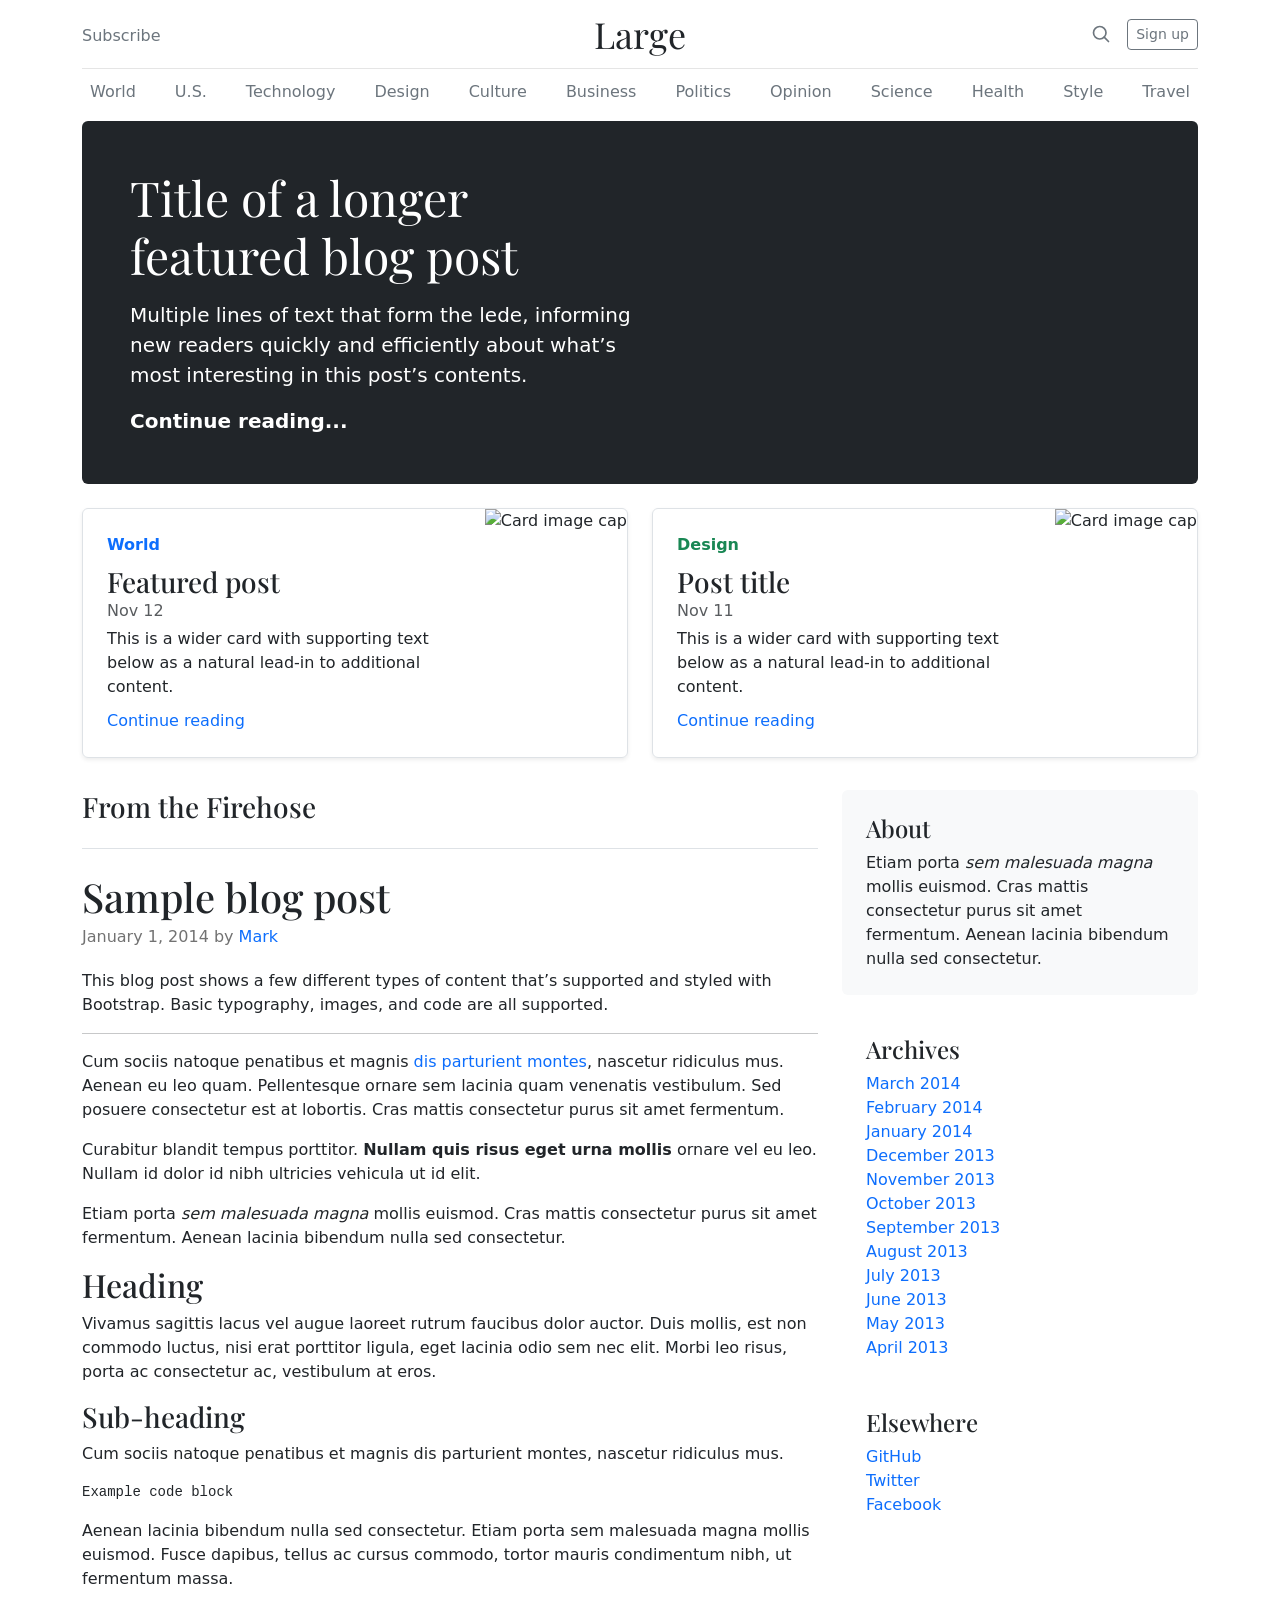
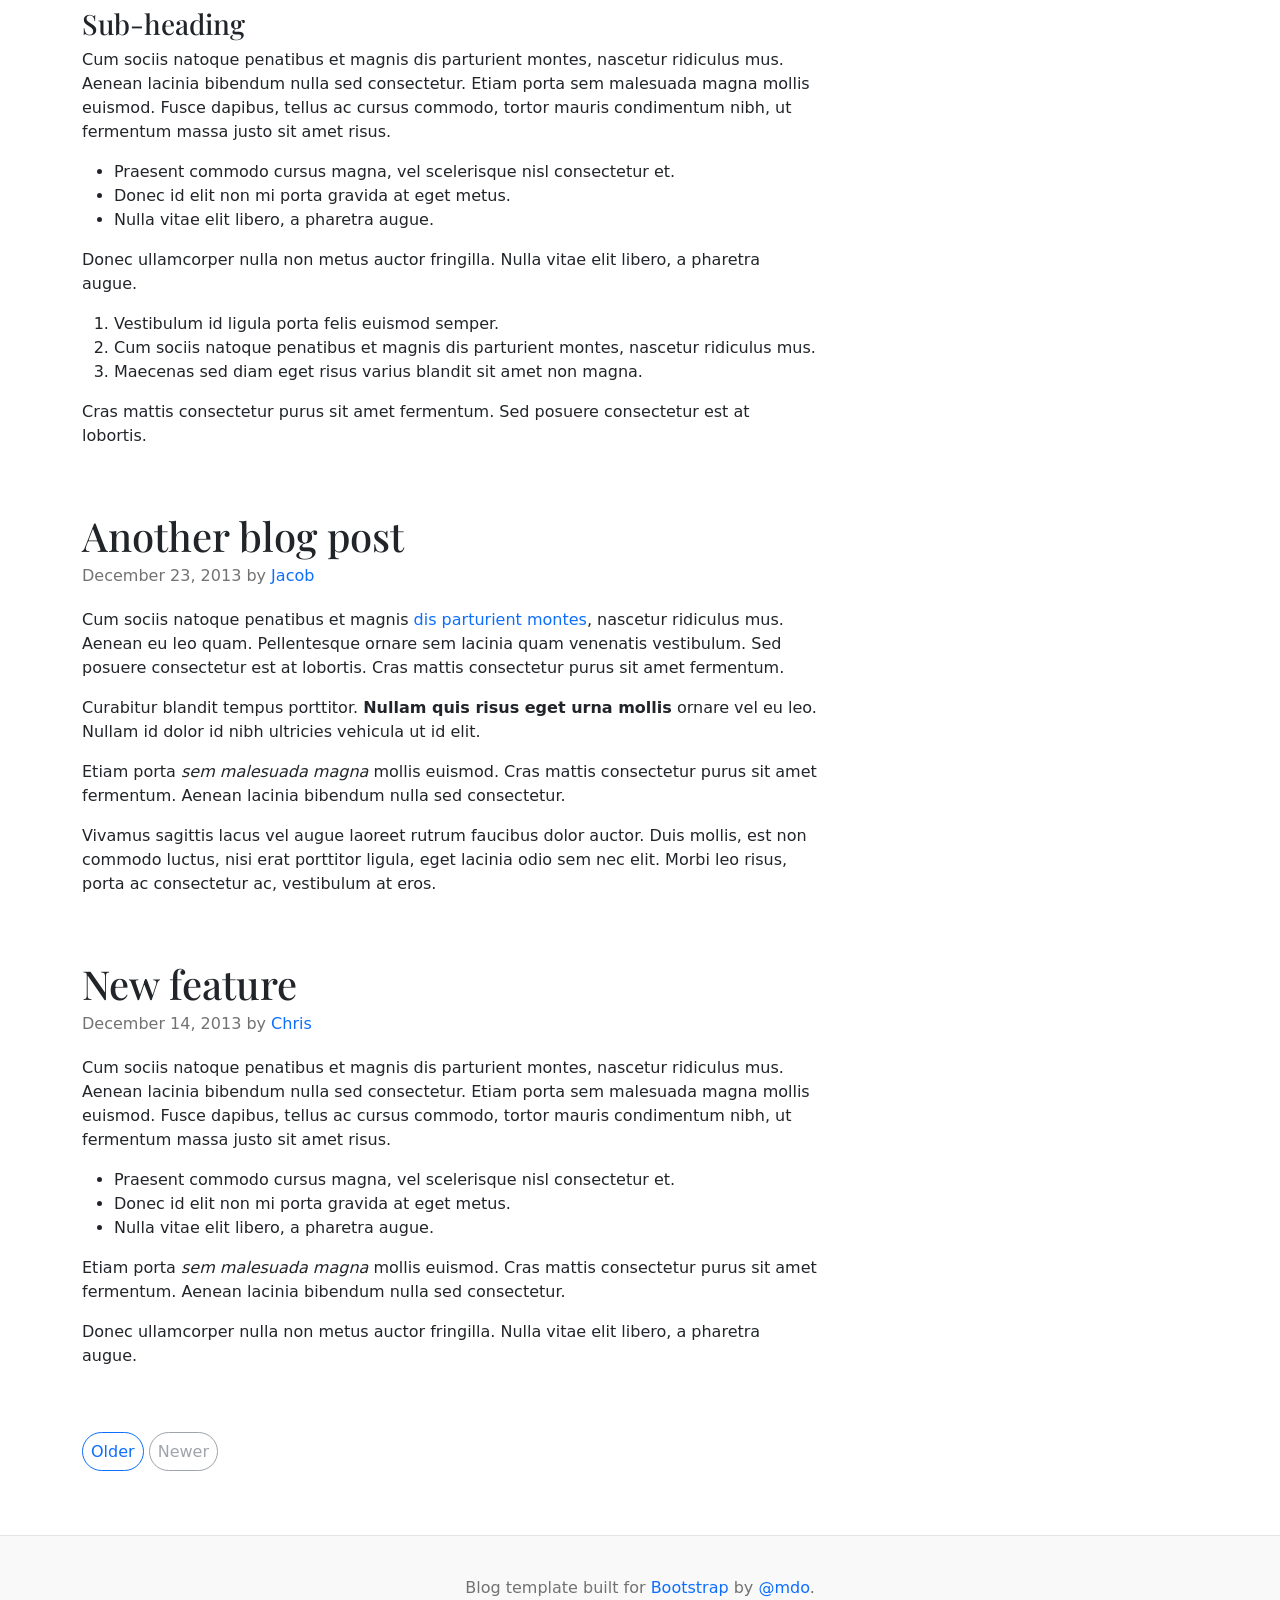
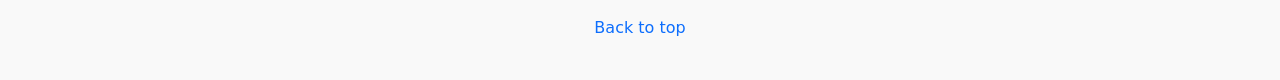
<file: demo/blog/index.html>
<!DOCTYPE html>
<html lang="en">
  <head>
    <meta charset="utf-8">
    <meta name="viewport" content="width=device-width, initial-scale=1, shrink-to-fit=no">
    <meta name="description" content="">
    <meta name="author" content="">
    <link rel="icon" href="../../../../favicon.ico">

    <title>Blog Template for Bootstrap</title>

    <!-- Bootstrap core CSS -->
    <link href="../../css/editor.css" rel="stylesheet">

    <!-- Custom styles for this template -->
    <link href="https://fonts.googleapis.com/css?family=Playfair+Display:700,900" rel="stylesheet">
    <link href="blog.css" rel="stylesheet">
  </head>

<body>

	<div class="container">
	  <header class="blog-header py-3">
		<div class="row flex-nowrap justify-content-between align-items-center">
		  <div class="col-4 pt-1">
			<a class="link-secondary" href="#">Subscribe</a>
		  </div>
		  <div class="col-4 text-center">
			<a class="blog-header-logo text-dark" href="#">Large</a>
		  </div>
		  <div class="col-4 d-flex justify-content-end align-items-center">
			<a class="link-secondary" href="#" aria-label="Search">
			  <svg xmlns="http://www.w3.org/2000/svg" width="20" height="20" fill="none" stroke="currentColor" stroke-linecap="round" stroke-linejoin="round" stroke-width="2" class="mx-3" role="img" viewBox="0 0 24 24"><title>Search</title><circle cx="10.5" cy="10.5" r="7.5"/><path d="M21 21l-5.2-5.2"/></svg>
			</a>
			<a class="btn btn-sm btn-outline-secondary" href="#">Sign up</a>
		  </div>
		</div>
	  </header>

	  <div class="nav-scroller py-1 mb-2">
		<nav class="nav d-flex justify-content-between">
		  <a class="p-2 link-secondary" href="#">World</a>
		  <a class="p-2 link-secondary" href="#">U.S.</a>
		  <a class="p-2 link-secondary" href="#">Technology</a>
		  <a class="p-2 link-secondary" href="#">Design</a>
		  <a class="p-2 link-secondary" href="#">Culture</a>
		  <a class="p-2 link-secondary" href="#">Business</a>
		  <a class="p-2 link-secondary" href="#">Politics</a>
		  <a class="p-2 link-secondary" href="#">Opinion</a>
		  <a class="p-2 link-secondary" href="#">Science</a>
		  <a class="p-2 link-secondary" href="#">Health</a>
		  <a class="p-2 link-secondary" href="#">Style</a>
		  <a class="p-2 link-secondary" href="#">Travel</a>
		</nav>
	  </div>
	</div>

	<main class="container">
	  <div class="p-4 p-md-5 mb-4 text-white rounded bg-dark">
		<div class="col-md-6 px-0">
		  <h1 class="display-4 font-italic">Title of a longer featured blog post</h1>
		  <p class="lead my-3">Multiple lines of text that form the lede, informing new readers quickly and efficiently about what’s most interesting in this post’s contents.</p>
		  <p class="lead mb-0"><a href="#" class="text-white fw-bold">Continue reading...</a></p>
		</div>
	  </div>

	  <div class="row mb-2">
		<div class="col-md-6">
		  <div class="row g-0 border rounded overflow-hidden flex-md-row mb-4 shadow-sm h-md-250 position-relative">
			<div class="col p-4 d-flex flex-column position-static">
			  <strong class="d-inline-block mb-2 text-primary">World</strong>
			  <h3 class="mb-0">Featured post</h3>
			  <div class="mb-1 text-muted">Nov 12</div>
			  <p class="card-text mb-auto">This is a wider card with supporting text below as a natural lead-in to additional content.</p>
			  <a href="#" class="stretched-link">Continue reading</a>
			</div>
			<div class="col-auto d-none d-lg-block">
				<img class="card-img-right flex-auto d-none d-lg-block" data-src="holder.js/200x250?theme=thumb" alt="Card image cap">
			</div>
		  </div>
		</div>
		<div class="col-md-6">
		  <div class="row g-0 border rounded overflow-hidden flex-md-row mb-4 shadow-sm h-md-250 position-relative">
			<div class="col p-4 d-flex flex-column position-static">
			  <strong class="d-inline-block mb-2 text-success">Design</strong>
			  <h3 class="mb-0">Post title</h3>
			  <div class="mb-1 text-muted">Nov 11</div>
			  <p class="mb-auto">This is a wider card with supporting text below as a natural lead-in to additional content.</p>
			  <a href="#" class="stretched-link">Continue reading</a>
			</div>
			<div class="col-auto d-none d-lg-block">
				<img class="card-img-right flex-auto d-none d-lg-block" data-src="holder.js/200x250?theme=thumb" alt="Card image cap">
			</div>
		  </div>
		</div>
	  </div>

	  <div class="row">
		<div class="col-md-8">
		  <h3 class="pb-4 mb-4 font-italic border-bottom">
			From the Firehose
		  </h3>

		  <article class="blog-post">
			<h2 class="blog-post-title">Sample blog post</h2>
			<p class="blog-post-meta">January 1, 2014 by <a href="#">Mark</a></p>

			<p>This blog post shows a few different types of content that’s supported and styled with Bootstrap. Basic typography, images, and code are all supported.</p>
			<hr>
			<p>Cum sociis natoque penatibus et magnis <a href="#">dis parturient montes</a>, nascetur ridiculus mus. Aenean eu leo quam. Pellentesque ornare sem lacinia quam venenatis vestibulum. Sed posuere consectetur est at lobortis. Cras mattis consectetur purus sit amet fermentum.</p>
			<blockquote>
			  <p>Curabitur blandit tempus porttitor. <strong>Nullam quis risus eget urna mollis</strong> ornare vel eu leo. Nullam id dolor id nibh ultricies vehicula ut id elit.</p>
			</blockquote>
			<p>Etiam porta <em>sem malesuada magna</em> mollis euismod. Cras mattis consectetur purus sit amet fermentum. Aenean lacinia bibendum nulla sed consectetur.</p>
			<h2>Heading</h2>
			<p>Vivamus sagittis lacus vel augue laoreet rutrum faucibus dolor auctor. Duis mollis, est non commodo luctus, nisi erat porttitor ligula, eget lacinia odio sem nec elit. Morbi leo risus, porta ac consectetur ac, vestibulum at eros.</p>
			<h3>Sub-heading</h3>
			<p>Cum sociis natoque penatibus et magnis dis parturient montes, nascetur ridiculus mus.</p>
			<pre><code>Example code block</code></pre>
			<p>Aenean lacinia bibendum nulla sed consectetur. Etiam porta sem malesuada magna mollis euismod. Fusce dapibus, tellus ac cursus commodo, tortor mauris condimentum nibh, ut fermentum massa.</p>
			<h3>Sub-heading</h3>
			<p>Cum sociis natoque penatibus et magnis dis parturient montes, nascetur ridiculus mus. Aenean lacinia bibendum nulla sed consectetur. Etiam porta sem malesuada magna mollis euismod. Fusce dapibus, tellus ac cursus commodo, tortor mauris condimentum nibh, ut fermentum massa justo sit amet risus.</p>
			<ul>
			  <li>Praesent commodo cursus magna, vel scelerisque nisl consectetur et.</li>
			  <li>Donec id elit non mi porta gravida at eget metus.</li>
			  <li>Nulla vitae elit libero, a pharetra augue.</li>
			</ul>
			<p>Donec ullamcorper nulla non metus auctor fringilla. Nulla vitae elit libero, a pharetra augue.</p>
			<ol>
			  <li>Vestibulum id ligula porta felis euismod semper.</li>
			  <li>Cum sociis natoque penatibus et magnis dis parturient montes, nascetur ridiculus mus.</li>
			  <li>Maecenas sed diam eget risus varius blandit sit amet non magna.</li>
			</ol>
			<p>Cras mattis consectetur purus sit amet fermentum. Sed posuere consectetur est at lobortis.</p>
		  </article><!-- /.blog-post -->

		  <article class="blog-post">
			<h2 class="blog-post-title">Another blog post</h2>
			<p class="blog-post-meta">December 23, 2013 by <a href="#">Jacob</a></p>

			<p>Cum sociis natoque penatibus et magnis <a href="#">dis parturient montes</a>, nascetur ridiculus mus. Aenean eu leo quam. Pellentesque ornare sem lacinia quam venenatis vestibulum. Sed posuere consectetur est at lobortis. Cras mattis consectetur purus sit amet fermentum.</p>
			<blockquote>
			  <p>Curabitur blandit tempus porttitor. <strong>Nullam quis risus eget urna mollis</strong> ornare vel eu leo. Nullam id dolor id nibh ultricies vehicula ut id elit.</p>
			</blockquote>
			<p>Etiam porta <em>sem malesuada magna</em> mollis euismod. Cras mattis consectetur purus sit amet fermentum. Aenean lacinia bibendum nulla sed consectetur.</p>
			<p>Vivamus sagittis lacus vel augue laoreet rutrum faucibus dolor auctor. Duis mollis, est non commodo luctus, nisi erat porttitor ligula, eget lacinia odio sem nec elit. Morbi leo risus, porta ac consectetur ac, vestibulum at eros.</p>
		  </article><!-- /.blog-post -->

		  <article class="blog-post">
			<h2 class="blog-post-title">New feature</h2>
			<p class="blog-post-meta">December 14, 2013 by <a href="#">Chris</a></p>

			<p>Cum sociis natoque penatibus et magnis dis parturient montes, nascetur ridiculus mus. Aenean lacinia bibendum nulla sed consectetur. Etiam porta sem malesuada magna mollis euismod. Fusce dapibus, tellus ac cursus commodo, tortor mauris condimentum nibh, ut fermentum massa justo sit amet risus.</p>
			<ul>
			  <li>Praesent commodo cursus magna, vel scelerisque nisl consectetur et.</li>
			  <li>Donec id elit non mi porta gravida at eget metus.</li>
			  <li>Nulla vitae elit libero, a pharetra augue.</li>
			</ul>
			<p>Etiam porta <em>sem malesuada magna</em> mollis euismod. Cras mattis consectetur purus sit amet fermentum. Aenean lacinia bibendum nulla sed consectetur.</p>
			<p>Donec ullamcorper nulla non metus auctor fringilla. Nulla vitae elit libero, a pharetra augue.</p>
		  </article><!-- /.blog-post -->

		  <nav class="blog-pagination" aria-label="Pagination">
			<a class="btn btn-outline-primary" href="#">Older</a>
			<a class="btn btn-outline-secondary disabled" href="#" tabindex="-1" aria-disabled="true">Newer</a>
		  </nav>

		</div>

		<div class="col-md-4">
		  <div class="p-4 mb-3 bg-light rounded">
			<h4 class="font-italic">About</h4>
			<p class="mb-0">Etiam porta <em>sem malesuada magna</em> mollis euismod. Cras mattis consectetur purus sit amet fermentum. Aenean lacinia bibendum nulla sed consectetur.</p>
		  </div>

		  <div class="p-4">
			<h4 class="font-italic">Archives</h4>
			<ol class="list-unstyled mb-0">
			  <li><a href="#">March 2014</a></li>
			  <li><a href="#">February 2014</a></li>
			  <li><a href="#">January 2014</a></li>
			  <li><a href="#">December 2013</a></li>
			  <li><a href="#">November 2013</a></li>
			  <li><a href="#">October 2013</a></li>
			  <li><a href="#">September 2013</a></li>
			  <li><a href="#">August 2013</a></li>
			  <li><a href="#">July 2013</a></li>
			  <li><a href="#">June 2013</a></li>
			  <li><a href="#">May 2013</a></li>
			  <li><a href="#">April 2013</a></li>
			</ol>
		  </div>

		  <div class="p-4">
			<h4 class="font-italic">Elsewhere</h4>
			<ol class="list-unstyled">
			  <li><a href="#">GitHub</a></li>
			  <li><a href="#">Twitter</a></li>
			  <li><a href="#">Facebook</a></li>
			</ol>
		  </div>
		</div>

	  </div><!-- /.row -->

	</main><!-- /.container -->

<footer class="blog-footer">
  <p>Blog template built for <a href="https://getbootstrap.com/">Bootstrap</a> by <a href="https://twitter.com/mdo">@mdo</a>.</p>
  <p>
    <a href="#">Back to top</a>
  </p>
</footer>
</body>
</html>
</file>
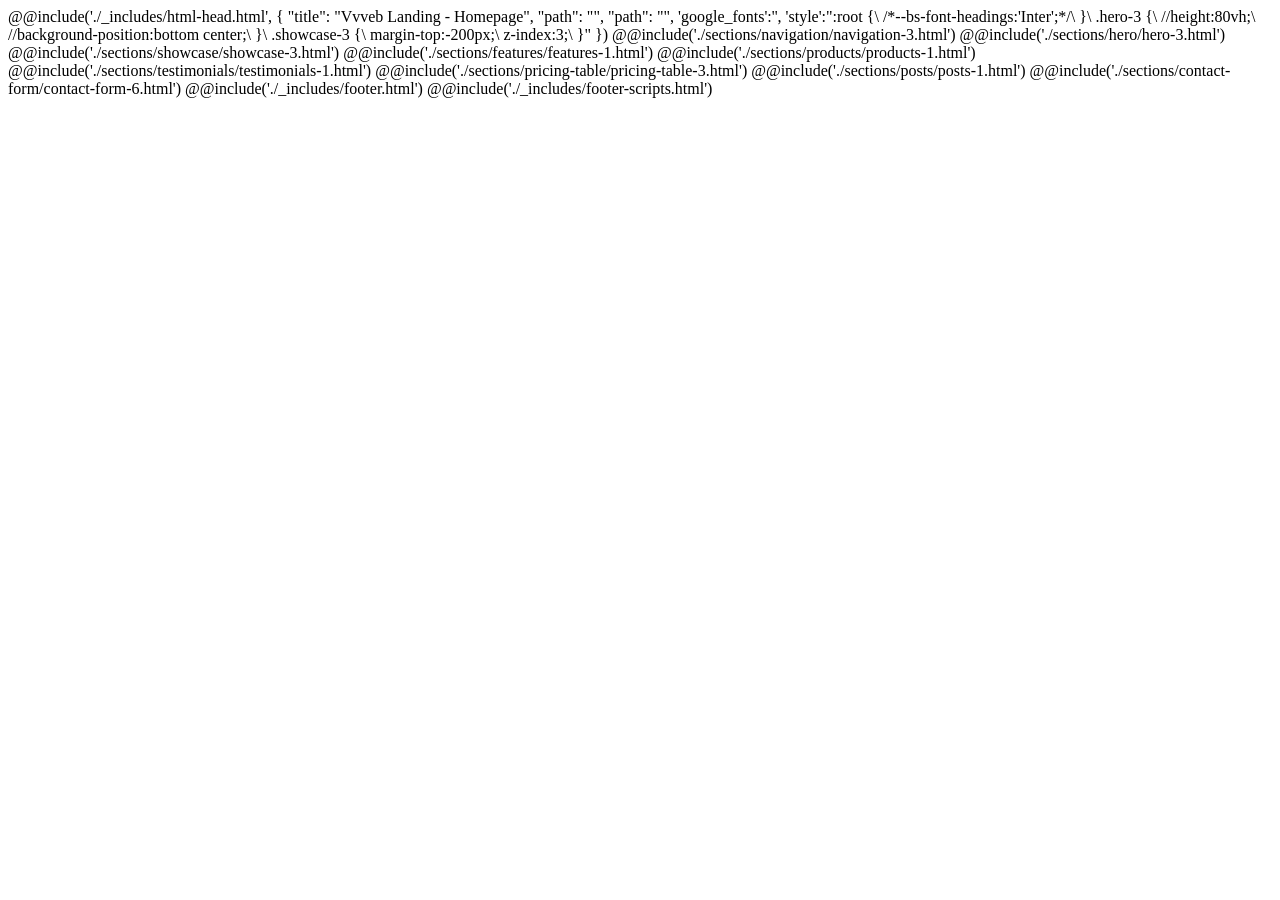
<file: demo/landing/src/index.html>
@@include('./_includes/html-head.html', {
	"title": "Vvveb Landing - Homepage", 
	"path": "", 
	"path": "", 
	'google_fonts':'',
	'style':":root {\
			/*--bs-font-headings:'Inter';*/\
		}\
	.hero-3 {\
		//height:80vh;\
		//background-position:bottom center;\
	}\
	.showcase-3 {\
		margin-top:-200px;\
		z-index:3;\
	}"
})

<body class="home">    
@@include('./sections/navigation/navigation-3.html')

@@include('./sections/hero/hero-3.html')

@@include('./sections/showcase/showcase-3.html')

@@include('./sections/features/features-1.html')

@@include('./sections/products/products-1.html')

@@include('./sections/testimonials/testimonials-1.html')

@@include('./sections/pricing-table/pricing-table-3.html')

@@include('./sections/posts/posts-1.html')

@@include('./sections/contact-form/contact-form-6.html')

@@include('./_includes/footer.html')

@@include('./_includes/footer-scripts.html')

</body>
</html>
</file>
